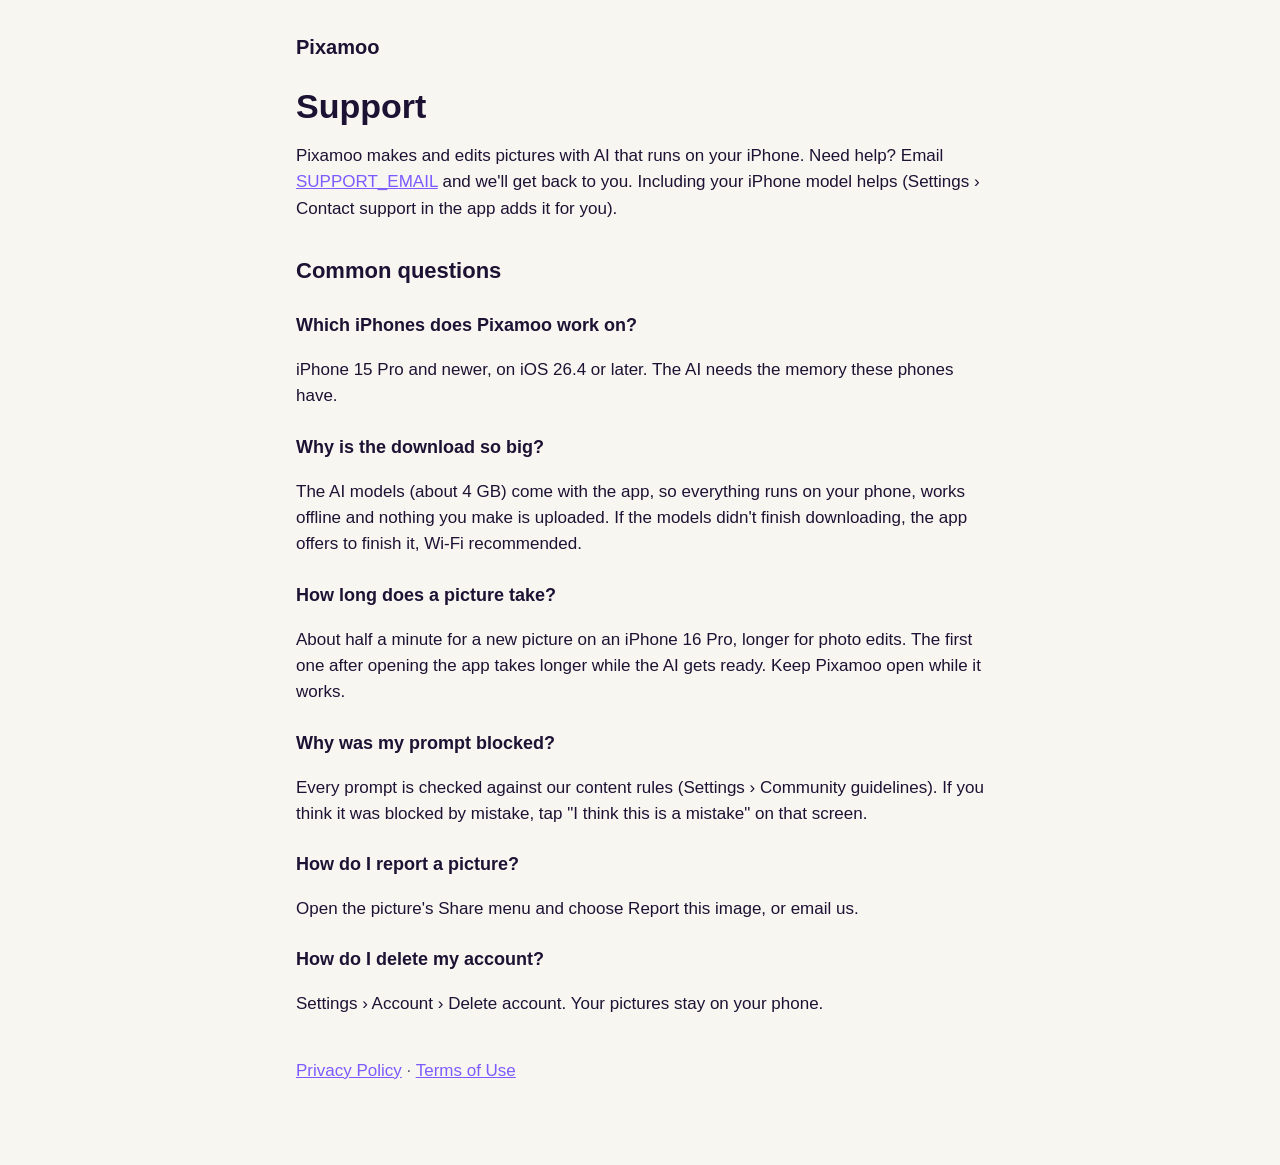
<file: index.html>
<!doctype html>
<html lang="en">
<head>
<meta charset="utf-8">
<meta name="viewport" content="width=device-width, initial-scale=1">
<title>Pixamoo Support</title>
<link rel="stylesheet" href="style.css">
</head>
<body>
<main>
<p class="brand">Pixamoo</p>
<h1>Support</h1>
<p>Pixamoo makes and edits pictures with AI that runs on your iPhone. Need help? Email
<a href="mailto:SUPPORT_EMAIL">SUPPORT_EMAIL</a> and we'll get back to you. Including your iPhone model helps
(Settings &rsaquo; Contact support in the app adds it for you).</p>

<h2>Common questions</h2>

<h3>Which iPhones does Pixamoo work on?</h3>
<p>iPhone 15 Pro and newer, on iOS 26.4 or later. The AI needs the memory these phones have.</p>

<h3>Why is the download so big?</h3>
<p>The AI models (about 4 GB) come with the app, so everything runs on your phone, works offline and nothing you
make is uploaded. If the models didn't finish downloading, the app offers to finish it, Wi-Fi recommended.</p>

<h3>How long does a picture take?</h3>
<p>About half a minute for a new picture on an iPhone 16 Pro, longer for photo edits. The first one after opening the
app takes longer while the AI gets ready. Keep Pixamoo open while it works.</p>

<h3>Why was my prompt blocked?</h3>
<p>Every prompt is checked against our content rules (Settings &rsaquo; Community guidelines). If you think it was
blocked by mistake, tap "I think this is a mistake" on that screen.</p>

<h3>How do I report a picture?</h3>
<p>Open the picture's Share menu and choose Report this image, or email us.</p>

<h3>How do I delete my account?</h3>
<p>Settings &rsaquo; Account &rsaquo; Delete account. Your pictures stay on your phone.</p>

<p class="links"><a href="privacy.html">Privacy Policy</a> &middot;
<a href="https://www.apple.com/legal/internet-services/itunes/dev/stdeula/">Terms of Use</a></p>
</main>
</body>
</html>
</file>
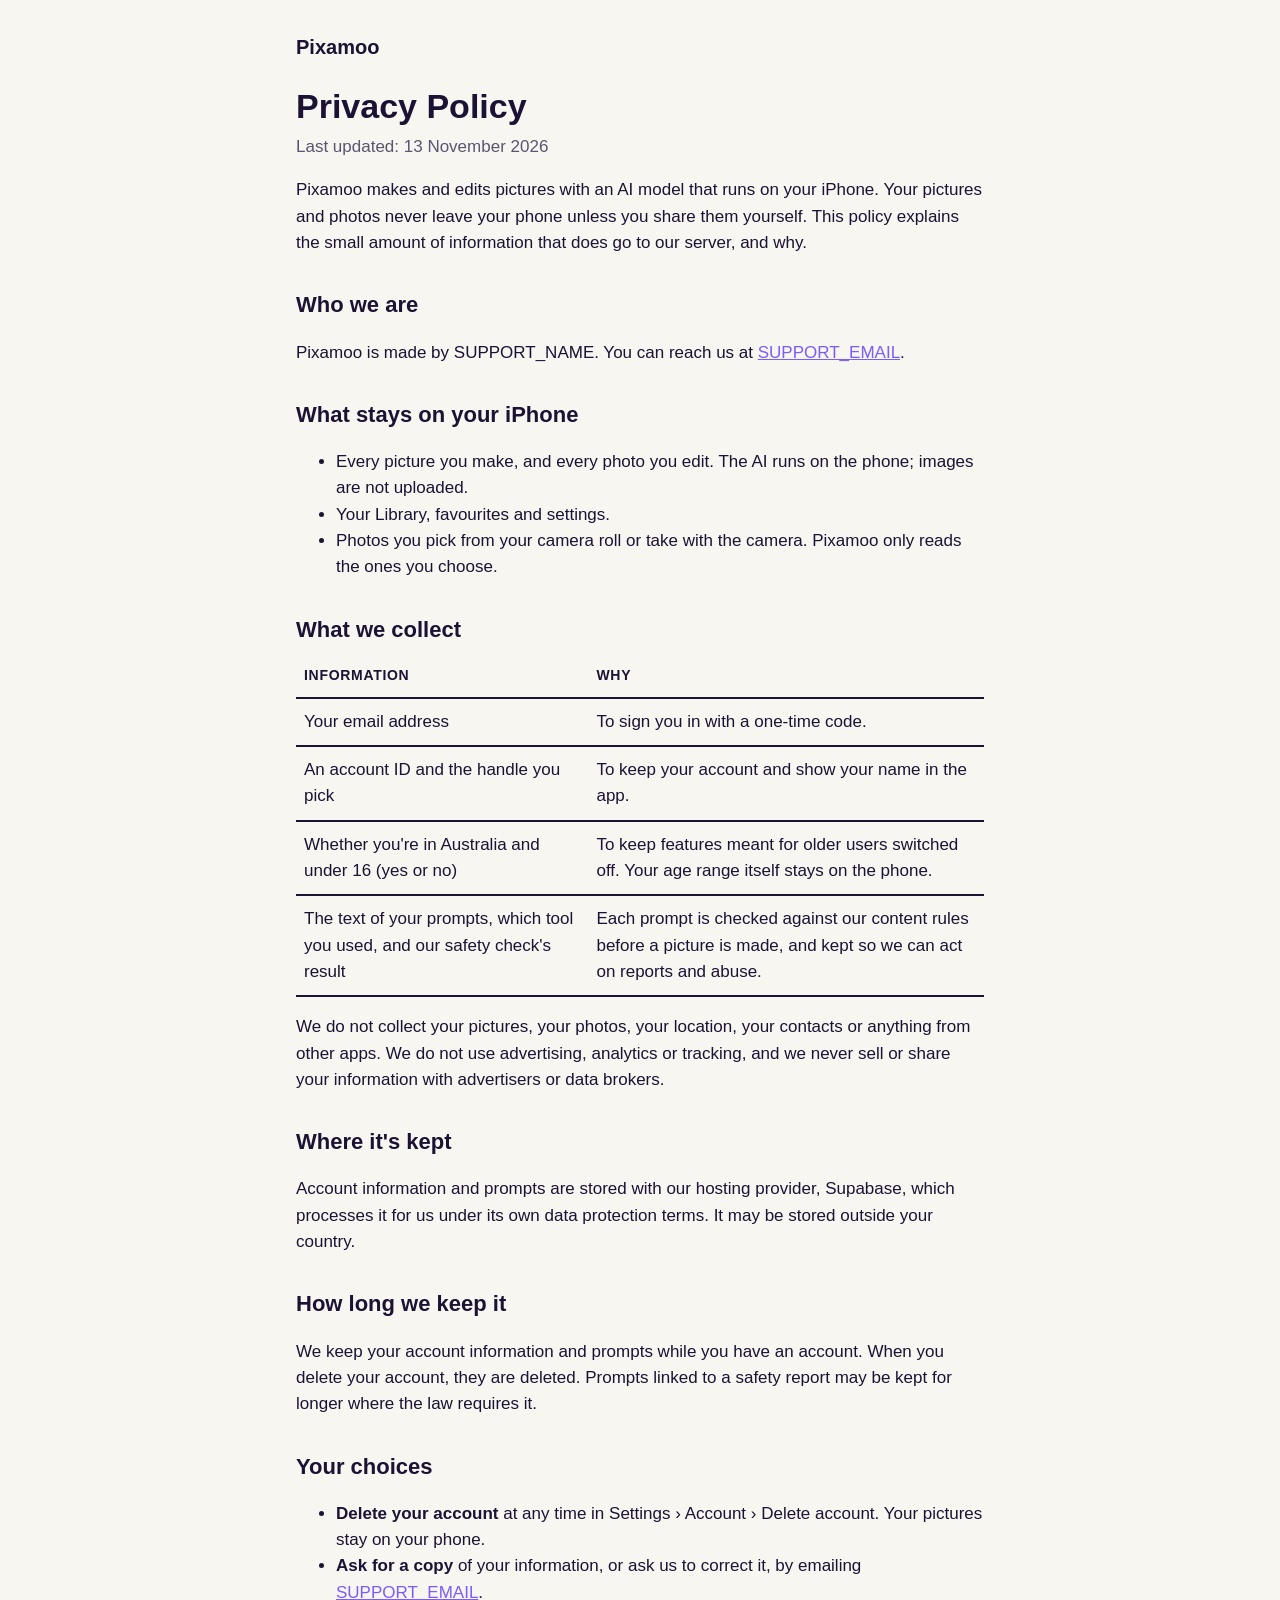
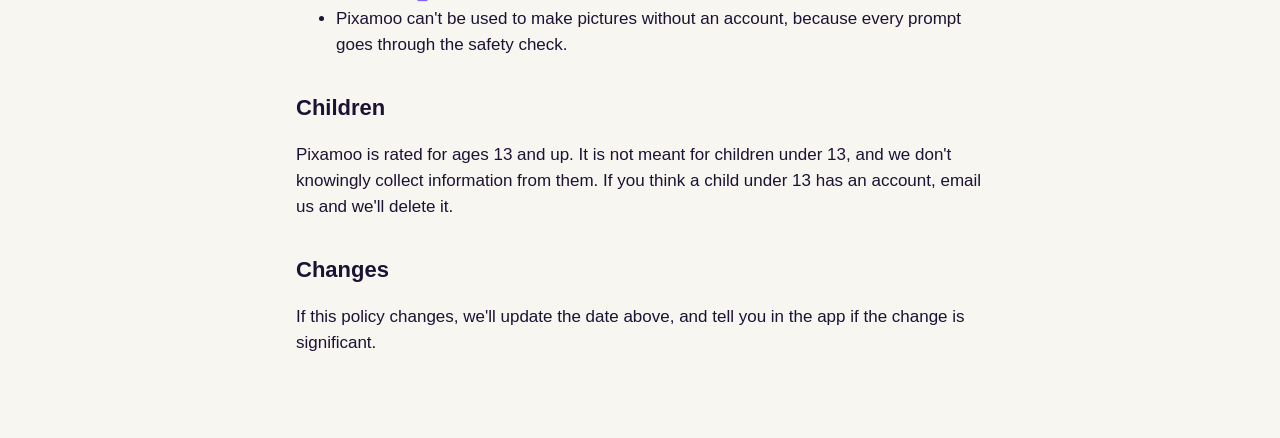
<file: privacy.html>
<!doctype html>
<html lang="en">
<head>
<meta charset="utf-8">
<meta name="viewport" content="width=device-width, initial-scale=1">
<title>Pixamoo Privacy Policy</title>
<link rel="stylesheet" href="style.css">
</head>
<body>
<main>
<p class="brand"><a href="./">Pixamoo</a></p>
<h1>Privacy Policy</h1>
<p class="meta">Last updated: 13 November 2026</p>

<p>Pixamoo makes and edits pictures with an AI model that runs on your iPhone. Your pictures and photos never leave
your phone unless you share them yourself. This policy explains the small amount of information that does go to our
server, and why.</p>

<h2>Who we are</h2>
<p>Pixamoo is made by SUPPORT_NAME. You can reach us at <a href="mailto:SUPPORT_EMAIL">SUPPORT_EMAIL</a>.</p>

<h2>What stays on your iPhone</h2>
<ul>
  <li>Every picture you make, and every photo you edit. The AI runs on the phone; images are not uploaded.</li>
  <li>Your Library, favourites and settings.</li>
  <li>Photos you pick from your camera roll or take with the camera. Pixamoo only reads the ones you choose.</li>
</ul>

<h2>What we collect</h2>
<table>
  <tr><th>Information</th><th>Why</th></tr>
  <tr><td>Your email address</td><td>To sign you in with a one-time code.</td></tr>
  <tr><td>An account ID and the handle you pick</td><td>To keep your account and show your name in the app.</td></tr>
  <tr><td>Whether you're in Australia and under 16 (yes or no)</td><td>To keep features meant for older users switched off. Your age range itself stays on the phone.</td></tr>
  <tr><td>The text of your prompts, which tool you used, and our safety check's result</td><td>Each prompt is checked against our content rules before a picture is made, and kept so we can act on reports and abuse.</td></tr>
</table>
<p>We do not collect your pictures, your photos, your location, your contacts or anything from other apps. We do not
use advertising, analytics or tracking, and we never sell or share your information with advertisers or data
brokers.</p>

<h2>Where it's kept</h2>
<p>Account information and prompts are stored with our hosting provider, Supabase, which processes it for us under
its own data protection terms. It may be stored outside your country.</p>

<h2>How long we keep it</h2>
<p>We keep your account information and prompts while you have an account. When you delete your account, they are
deleted. Prompts linked to a safety report may be kept for longer where the law requires it.</p>

<h2>Your choices</h2>
<ul>
  <li><strong>Delete your account</strong> at any time in Settings &rsaquo; Account &rsaquo; Delete account. Your
  pictures stay on your phone.</li>
  <li><strong>Ask for a copy</strong> of your information, or ask us to correct it, by emailing
  <a href="mailto:SUPPORT_EMAIL">SUPPORT_EMAIL</a>.</li>
  <li>Pixamoo can't be used to make pictures without an account, because every prompt goes through the safety check.</li>
</ul>

<h2>Children</h2>
<p>Pixamoo is rated for ages 13 and up. It is not meant for children under 13, and we don't knowingly collect
information from them. If you think a child under 13 has an account, email us and we'll delete it.</p>

<h2>Changes</h2>
<p>If this policy changes, we'll update the date above, and tell you in the app if the change is significant.</p>
</main>
</body>
</html>
</file>
<file: style.css>
:root { --ink: #1c1233; --ground: #f8f6f1; --muted: #5c5470; --purple: #7b5cff; }
* { box-sizing: border-box; }
body { margin: 0; background: var(--ground); color: var(--ink); font: 17px/1.55 -apple-system, BlinkMacSystemFont, "Segoe UI", sans-serif; }
main { max-width: 720px; margin: 0 auto; padding: 32px 16px 64px; }
.brand { font-weight: 800; font-size: 20px; margin: 0 0 24px; }
.brand a { color: var(--ink); text-decoration: none; }
h1 { font-size: 34px; line-height: 1.15; margin: 0 0 8px; }
h2 { font-size: 22px; margin: 32px 0 8px; }
h3 { font-size: 18px; margin: 24px 0 4px; }
.meta { color: var(--muted); margin-top: 0; }
a { color: var(--purple); }
table { width: 100%; border-collapse: collapse; margin: 8px 0 16px; }
th, td { text-align: left; vertical-align: top; padding: 10px 8px; border-bottom: 2px solid var(--ink); }
th { font-size: 14px; text-transform: uppercase; letter-spacing: 0.05em; }
.links { margin-top: 40px; color: var(--muted); }
</file>
